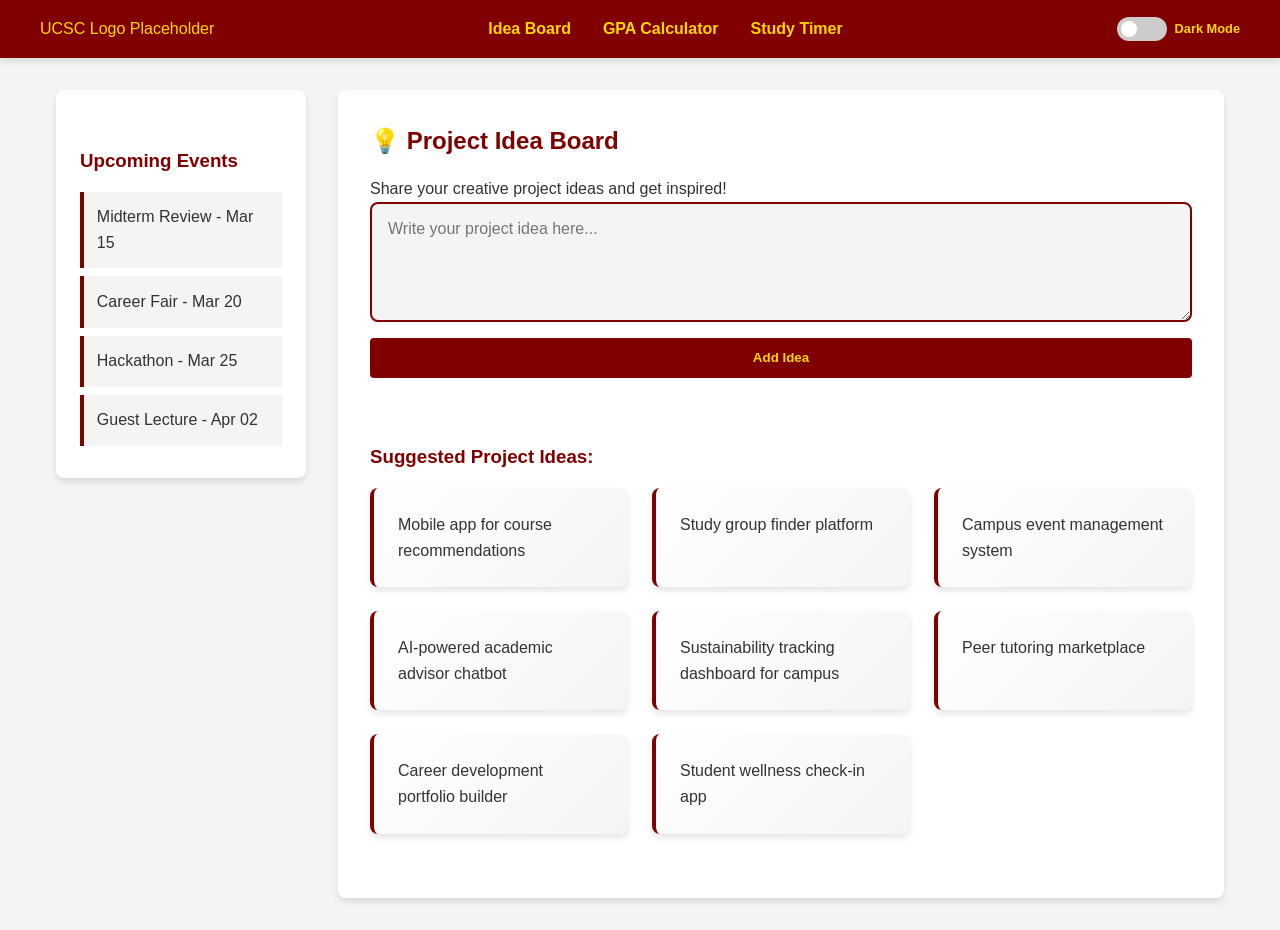
<file: student_toolkit_new/index.html>
<!DOCTYPE html>
<html lang="en">
<head>
    <meta charset="UTF-8">
    <meta name="viewport" content="width=device-width, initial-scale=1.0">
    <title>Student Toolkit (new) - UCSC</title>
    <link rel="stylesheet" href="styles.css">
</head>
<body class="fade-in">
    <nav class="navbar">
        <div class="nav-container">
            <div class="logo">UCSC Logo Placeholder</div>
            <ul class="nav-links">
                <li><a href="#" data-section="home">Idea Board</a></li>
                <li><a href="#" data-section="gpa">GPA Calculator</a></li>
                <li><a href="#" data-section="timer">Study Timer</a></li>
            </ul>
            <div class="dark-mode-container">
                <label class="switch">
                    <input type="checkbox" id="dark-mode-toggle">
                    <span class="slider round"></span>
                </label>
                <span class="mode-label">Dark Mode</span>
            </div>
        </div>
    </nav>

    <div class="main-layout">
        <aside class="sidebar">
            <h3>Upcoming Events</h3>
            <ul class="events-list">
                <li class="event-item">Midterm Review - Mar 15</li>
                <li class="event-item">Career Fair - Mar 20</li>
                <li class="event-item">Hackathon - Mar 25</li>
                <li class="event-item">Guest Lecture - Apr 02</li>
            </ul>
        </aside>

        <main class="content">
            <div id="home-section" class="section active card">
                <h2>💡 Project Idea Board</h2>
                <p>Share your creative project ideas and get inspired!</p>
                <div class="idea-input-container">
                    <textarea id="idea-input" class="idea-textarea" placeholder="Write your project idea here..."></textarea>
                    <button id="add-idea-btn" class="btn-primary">Add Idea</button>
                </div>
                <div id="ideas-container" class="ideas-grid"></div>
                <h3>Suggested Project Ideas:</h3>
                <div id="suggested-ideas" class="ideas-grid"></div>
            </div>

            <section id="gpa-section" class="section card">
                <h2>GPA Calculator</h2>
                <div id="course-list">
                    <div class="course-row">
                        <input type="number" placeholder="Credits" class="credits-input" min="1">
                        <select class="grade-input">
                            <option value="4.0">A</option>
                            <option value="3.7">A-</option>
                            <option value="3.3">B+</option>
                            <option value="3.0">B</option>
                            <option value="2.7">B-</option>
                            <option value="2.3">C+</option>
                            <option value="2.0">C</option>
                            <option value="1.7">C-</option>
                            <option value="1.3">D+</option>
                            <option value="1.0">D</option>
                            <option value="0.0">F</option>
                        </select>
                    </div>
                </div>
                <button id="add-course" class="btn-secondary">Add Course</button>
                <button id="calculate-gpa" class="btn-primary">Calculate GPA</button>
                <div id="gpa-result" class="result">Result: --</div>
            </section>

            <section id="timer-section" class="section card">
                <h2>Pomodoro Study Timer</h2>
                <div class="timer-display" id="timer">25:00</div>
                <div class="timer-controls">
                    <button id="start-timer" class="btn-primary">Start</button>
                    <button id="reset-timer" class="btn-secondary">Reset</button>
                </div>
            </section>
        </main>
    </div>

    <script src="script.js"></script>
</body>
</html>
</file>
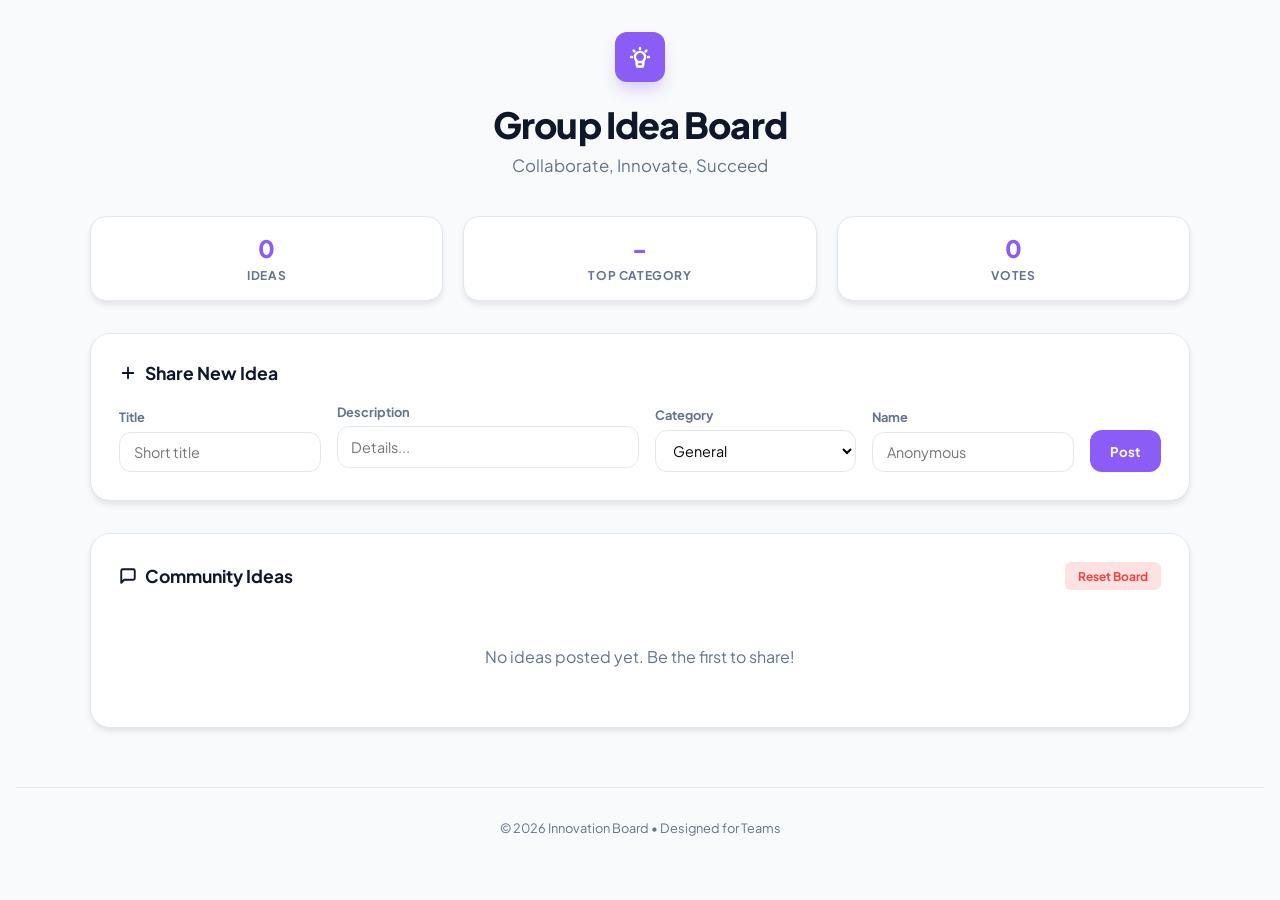
<file: group_idea_board.html>
<!DOCTYPE html>
<html lang="en">
<head>
    <meta charset="UTF-8">
    <meta name="viewport" content="width=device-width, initial-scale=1.0">
    <title>Group Idea Board</title>
    <!-- Google Fonts -->
    <link href="https://fonts.googleapis.com/css2?family=Plus+Jakarta+Sans:wght@400;500;600;700;800&display=swap" rel="stylesheet">
    <style>
        :root {
            --primary: #8b5cf6;
            --primary-light: #a78bfa;
            --primary-hover: #7c3aed;
            --secondary: #64748b;
            --bg-body: #f8fafc;
            --card-bg: #ffffff;
            --text-main: #0f172a;
            --text-muted: #64748b;
            --success: #22c55e;
            --danger: #ef4444;
            --warning: #f59e0b;
            --border: #e2e8f0;
            --shadow: 0 4px 6px -1px rgb(0 0 0 / 0.1);
        }

        * {
            margin: 0;
            padding: 0;
            box-sizing: border-box;
            font-family: 'Plus Jakarta Sans', sans-serif;
        }

        body {
            background-color: var(--bg-body);
            background-image: radial-gradient(#e2e8f0 0.5px, transparent 0.5px);
            background-size: 20px 20px;
            color: var(--text-main);
            min-height: 100vh;
            display: flex;
            flex-direction: column;
            padding: 2rem 1rem;
        }

        .container {
            max-width: 1100px;
            margin: 0 auto;
            flex: 1;
        }

        header {
            text-align: center;
            margin-bottom: 2.5rem;
        }

        .logo-box {
            display: inline-flex;
            align-items: center;
            justify-content: center;
            width: 50px;
            height: 50px;
            background: var(--primary);
            color: white;
            border-radius: 12px;
            margin-bottom: 1.25rem;
            box-shadow: 0 10px 15px -3px rgba(139, 92, 246, 0.3);
        }

        h1 {
            font-size: 2.25rem;
            font-weight: 800;
            letter-spacing: -0.025em;
            margin-bottom: 0.5rem;
        }

        .subtitle {
            color: var(--text-muted);
            font-size: 1.05rem;
        }

        .stats-row {
            display: grid;
            grid-template-columns: repeat(3, 1fr);
            gap: 1.25rem;
            margin-bottom: 2rem;
        }

        .stat-card {
            background: white;
            padding: 1rem;
            border-radius: 1rem;
            border: 1px solid var(--border);
            text-align: center;
            box-shadow: var(--shadow);
        }

        .stat-value {
            display: block;
            font-size: 1.5rem;
            font-weight: 800;
            color: var(--primary);
        }

        .stat-label {
            font-size: 0.75rem;
            font-weight: 700;
            color: var(--text-muted);
            text-transform: uppercase;
            letter-spacing: 0.05em;
        }

        /* --- Updated Layout Grid --- */
        .dashboard {
            display: flex;
            flex-direction: column;
            gap: 2rem;
        }

        .card {
            background: var(--card-bg);
            border-radius: 1.25rem;
            padding: 1.75rem;
            box-shadow: var(--shadow);
            border: 1px solid var(--border);
        }

        .card-header {
            display: flex;
            justify-content: space-between;
            align-items: center;
            margin-bottom: 1.5rem;
        }

        .card-title {
            font-size: 1.1rem;
            font-weight: 700;
            display: flex;
            align-items: center;
            gap: 0.5rem;
        }

        /* --- Horizontal Form Styling --- */
        #ideaForm {
            display: grid;
            grid-template-columns: 1fr 1.5fr 1fr 1fr auto;
            gap: 1rem;
            align-items: end;
        }

        @media (max-width: 968px) {
            #ideaForm {
                grid-template-columns: 1fr 1fr;
            }
            .btn-primary-wrapper {
                grid-column: span 2;
            }
            .stats-row {
                grid-template-columns: 1fr;
            }
        }

        @media (max-width: 640px) {
            #ideaForm {
                grid-template-columns: 1fr;
            }
            .btn-primary-wrapper {
                grid-column: span 1;
            }
        }

        .form-group { margin-bottom: 0; }
        label { display: block; font-size: 0.8rem; font-weight: 700; color: var(--secondary); margin-bottom: 0.4rem; }
        input, select, textarea {
            width: 100%;
            padding: 0.65rem 0.85rem;
            border-radius: 0.75rem;
            border: 1px solid var(--border);
            font-size: 0.9rem;
            background: #fff;
        }
        textarea { height: 42px; resize: none; }

        .btn {
            padding: 0.65rem 1.25rem;
            border-radius: 0.75rem;
            font-weight: 700;
            cursor: pointer;
            border: none;
            transition: all 0.2s;
            display: flex;
            align-items: center;
            justify-content: center;
            gap: 0.4rem;
            height: 42px;
        }

        .btn-primary { background: var(--primary); color: white; width: 100%; }
        .btn-primary:hover { background: var(--primary-hover); transform: translateY(-1px); }
        .btn-clear-all {
            font-size: 0.75rem;
            padding: 0.4rem 0.8rem;
            background: #fee2e2;
            color: var(--danger);
            border: none;
            border-radius: 6px;
            font-weight: 700;
            cursor: pointer;
        }

        /* --- List Elements --- */
        .idea-list { display: flex; flex-direction: column; gap: 1rem; }
        
        .idea-card {
            background: #fff;
            border: 1px solid var(--border);
            border-radius: 1rem;
            padding: 1.25rem;
            display: grid;
            grid-template-columns: auto 1fr auto;
            align-items: center;
            gap: 1.25rem;
            transition: all 0.2s ease;
        }

        .idea-card:hover {
            border-color: var(--primary-light);
            box-shadow: 0 4px 12px rgba(0,0,0,0.05);
        }

        .vote-section {
            display: flex;
            flex-direction: column;
            align-items: center;
            background: #f8fafc;
            padding: 0.4rem 0.6rem;
            border-radius: 0.75rem;
            border: 1px solid var(--border);
            min-width: 50px;
        }

        .vote-btn {
            background: none;
            border: none;
            cursor: pointer;
            color: var(--secondary);
            font-size: 1rem;
            transition: color 0.1s;
        }
        .vote-btn:hover { color: var(--primary); }

        .vote-count {
            font-weight: 800;
            font-size: 1rem;
            color: var(--text-main);
            margin: 2px 0;
        }

        .idea-content { flex: 1; }
        .idea-title { font-size: 1.05rem; font-weight: 700; color: var(--text-main); margin-bottom: 0.25rem; }
        .idea-desc { color: var(--text-muted); font-size: 0.9rem; line-height: 1.4; margin-bottom: 0.5rem; }
        .idea-meta { display: flex; align-items: center; gap: 0.75rem; font-size: 0.8rem; color: var(--secondary); }

        .tag { padding: 1px 6px; border-radius: 4px; font-size: 0.7rem; font-weight: 800; text-transform: uppercase; }
        .tag-tech { background: #e0e7ff; color: #4338ca; }
        .tag-design { background: #fce7f3; color: #db2777; }
        .tag-marketing { background: #dcfce7; color: #15803d; }
        .tag-general { background: #f3f4f6; color: #4b5563; }

        .btn-delete {
            background: none;
            border: none;
            color: #cbd5e1;
            cursor: pointer;
            transition: color 0.2s;
        }
        .btn-delete:hover { color: var(--danger); }

        footer {
            margin-top: 3rem;
            text-align: center;
            padding: 2rem 0;
            border-top: 1px solid var(--border);
            color: var(--text-muted);
            font-size: 0.8rem;
        }

        .empty-state { text-align: center; padding: 2rem; color: var(--text-muted); }
    </style>
</head>
<body>

    <div class="container">
        <header>
            <div class="logo-box">
                <svg width="24" height="24" viewBox="0 0 24 24" fill="none" stroke="currentColor" stroke-width="2.5" stroke-linecap="round" stroke-linejoin="round">
                    <path d="M9.663 17h4.673M12 3v1m6.364 1.636l-.707.707M21 12h-1M4 12H3m3.343-5.657l-.707-.707m2.828 9.9a5 5 0 1 1 7.072 0l-.548 5.478a.5.5 0 0 1-.497.45H9.507a.5.5 0 0 1-.497-.45l-.548-5.478z"></path>
                </svg>
            </div>
            <h1>Group Idea Board</h1>
            <p class="subtitle">Collaborate, Innovate, Succeed</p>
        </header>

        <div class="stats-row">
            <div class="stat-card">
                <span class="stat-value" id="totalIdeas">0</span>
                <span class="stat-label">Ideas</span>
            </div>
            <div class="stat-card">
                <span class="stat-value" id="topCategory">-</span>
                <span class="stat-label">Top Category</span>
            </div>
            <div class="stat-card">
                <span class="stat-value" id="totalVotes">0</span>
                <span class="stat-label">Votes</span>
            </div>
        </div>

        <div class="dashboard">
            <!-- New Idea Horizontal Bar -->
            <section class="card">
                <h2 class="card-title" style="margin-bottom: 1.25rem;">
                    <svg width="18" height="18" viewBox="0 0 24 24" fill="none" stroke="currentColor" stroke-width="2.5" stroke-linecap="round" stroke-linejoin="round"><line x1="12" y1="5" x2="12" y2="19"></line><line x1="5" y1="12" x2="19" y2="12"></line></svg>
                    Share New Idea
                </h2>
                <form id="ideaForm">
                    <div class="form-group">
                        <label>Title</label>
                        <input type="text" id="title" placeholder="Short title" required>
                    </div>
                    <div class="form-group">
                        <label>Description</label>
                        <textarea id="desc" placeholder="Details..." required></textarea>
                    </div>
                    <div class="form-group">
                        <label>Category</label>
                        <select id="category">
                            <option value="tech">Tech</option>
                            <option value="design">Design</option>
                            <option value="marketing">Marketing</option>
                            <option value="general" selected>General</option>
                        </select>
                    </div>
                    <div class="form-group">
                        <label>Name</label>
                        <input type="text" id="author" placeholder="Anonymous" required>
                    </div>
                    <div class="btn-primary-wrapper">
                        <button type="submit" class="btn btn-primary">Post</button>
                    </div>
                </form>
            </section>

            <!-- Latest Ideas Below -->
            <main class="card">
                <div class="card-header">
                    <h2 class="card-title">
                        <svg width="18" height="18" viewBox="0 0 24 24" fill="none" stroke="currentColor" stroke-width="2.5" stroke-linecap="round" stroke-linejoin="round"><path d="M21 15a2 2 0 0 1-2 2H7l-4 4V5a2 2 0 0 1 2-2h14a2 2 0 0 1 2 2z"></path></svg>
                        Community Ideas
                    </h2>
                    <button class="btn-clear-all" id="clearAllBtn" onclick="clearAllIdeas()">Reset Board</button>
                </div>
                <div id="ideaList" class="idea-list">
                    <!-- Ideas load here -->
                </div>
            </main>
        </div>
    </div>

    <footer>
        <p>© 2026 Innovation Board • Designed for Teams</p>
    </footer>

    <script>
        const ideaForm = document.getElementById('ideaForm');
        const ideaList = document.getElementById('ideaList');
        const totalEl = document.getElementById('totalIdeas');
        const topCatEl = document.getElementById('topCategory');
        const votesEl = document.getElementById('totalVotes');

        let ideas = JSON.parse(localStorage.getItem('groupIdeas')) || [];

        function saveAndRender() {
            localStorage.setItem('groupIdeas', JSON.stringify(ideas));
            renderIdeas();
            updateStats();
        }

        ideaForm.addEventListener('submit', (e) => {
            e.preventDefault();
            const newIdea = {
                id: Date.now(),
                title: document.getElementById('title').value,
                desc: document.getElementById('desc').value,
                category: document.getElementById('category').value,
                author: document.getElementById('author').value || 'Anonymous',
                votes: 0,
                date: new Date().toISOString()
            };
            ideas.unshift(newIdea);
            saveAndRender();
            ideaForm.reset();
        });

        function renderIdeas() {
            if (ideas.length === 0) {
                ideaList.innerHTML = `<div class="empty-state"><p>No ideas posted yet. Be the first to share!</p></div>`;
                return;
            }
            ideaList.innerHTML = '';
            
            const sortedIdeas = [...ideas].sort((a, b) => b.votes - a.votes || b.id - a.id);

            sortedIdeas.forEach(idea => {
                const item = document.createElement('div');
                item.className = 'idea-card';
                item.innerHTML = `
                    <div class="vote-section">
                        <button class="vote-btn" onclick="voteIdea(${idea.id}, 1)">▲</button>
                        <span class="vote-count">${idea.votes}</span>
                        <button class="vote-btn" onclick="voteIdea(${idea.id}, -1)">▼</button>
                    </div>
                    <div class="idea-content">
                        <h3 class="idea-title">${idea.title}</h3>
                        <p class="idea-desc">${idea.desc}</p>
                        <div class="idea-meta">
                            <span class="tag tag-${idea.category}">${getCategoryLabel(idea.category)}</span>
                            <span>• By ${idea.author}</span>
                            <span>• ${new Date(idea.date).toLocaleDateString()}</span>
                        </div>
                    </div>
                    <button class="btn-delete" onclick="deleteIdea(${idea.id})">
                        <svg width="18" height="18" viewBox="0 0 24 24" fill="none" stroke="currentColor" stroke-width="2"><polyline points="3 6 5 6 21 6"></polyline><path d="M19 6v14a2 2 0 0 1-2 2H7a2 2 0 0 1-2-2V6m3 0V4a2 2 0 0 1 2-2h4a2 2 0 0 1 2 2v2"></path></svg>
                    </button>
                `;
                ideaList.appendChild(item);
            });
        }

        function getCategoryLabel(cat) {
            const map = { 'tech': 'Tech', 'design': 'Design', 'marketing': 'Marketing', 'general': 'General' };
            return map[cat] || cat;
        }

        function updateStats() {
            totalEl.textContent = ideas.length;
            const totalVotes = ideas.reduce((sum, idea) => sum + idea.votes, 0);
            votesEl.textContent = totalVotes;

            if (ideas.length === 0) {
                topCatEl.textContent = '-';
                return;
            }
            const catCount = ideas.reduce((acc, idea) => {
                acc[idea.category] = (acc[idea.category] || 0) + 1;
                return acc;
            }, {});
            const topCat = Object.keys(catCount).reduce((a, b) => catCount[a] > catCount[b] ? a : b);
            topCatEl.textContent = getCategoryLabel(topCat);
        }

        window.voteIdea = (id, change) => {
            ideas = ideas.map(idea => {
                if (idea.id === id) return { ...idea, votes: idea.votes + change };
                return idea;
            });
            saveAndRender();
        };

        window.deleteIdea = (id) => {
            if (confirm('Delete this idea?')) {
                ideas = ideas.filter(idea => idea.id !== id);
                saveAndRender();
            }
        };

        window.clearAllIdeas = () => {
            if (confirm('Clear the entire board?')) {
                ideas = [];
                saveAndRender();
            }
        };

        renderIdeas();
        updateStats();
    </script>
</body>
</html>
</file>
<file: student_toolkit_new/styles.css>
:root {
    --primary-maroon: #800000;
    --primary-gold: #FFD700;
    --background: #f4f4f4;
    --text-color: #333;
    --card-bg: #fff;
    --shadow: 0 4px 6px rgba(0, 0, 0, 0.1);
}

body.dark {
    --background: #1a1a1a;
    --text-color: #f4f4f4;
    --card-bg: #2d2d2d;
    --shadow: 0 4px 6px rgba(0, 0, 0, 0.5);
}

* {
    box-sizing: border-box;
    margin: 0;
    padding: 0;
}

body {
    font-family: 'Segoe UI', Tahoma, Geneva, Verdana, sans-serif;
    background-color: var(--background);
    color: var(--text-color);
    line-height: 1.6;
    transition: background-color 0.3s ease, color 0.3s ease;
}

/* Fade-in Animation */
.fade-in {
    animation: fadeIn 1.5s ease-in;
}

@keyframes fadeIn {
    from { opacity: 0; }
    to { opacity: 1; }
}

/* Navbar */
.navbar {
    background-color: var(--primary-maroon);
    color: var(--primary-gold);
    padding: 1rem 2rem;
    box-shadow: var(--shadow);
}

.nav-container {
    display: flex;
    justify-content: space-between;
    align-items: center;
    max-width: 1200px;
    margin: 0 auto;
}

.nav-links {
    list-style: none;
    display: flex;
    gap: 2rem;
}

.nav-links a {
    color: var(--primary-gold);
    text-decoration: none;
    font-weight: bold;
}

/* Sidebar */
.main-layout {
    display: flex;
    max-width: 1200px;
    margin: 2rem auto;
    gap: 2rem;
    padding: 0 1rem;
}

.sidebar {
    width: 250px;
    background: var(--card-bg);
    padding: 1.5rem;
    border-radius: 8px;
    box-shadow: var(--shadow);
    height: fit-content;
}

.events-list {
    list-style: none;
    margin-top: 1rem;
}

.event-item {
    padding: 0.8rem;
    margin-bottom: 0.5rem;
    border-left: 4px solid var(--primary-maroon);
    background: var(--background);
    transition: all 0.3s ease;
    cursor: default;
}

/* Sidebar Hover Effect: Glow and Expand */
.event-item:hover {
    transform: scale(1.05);
    box-shadow: 0 0 15px var(--primary-gold);
    border-left-color: var(--primary-gold);
}

/* Content */
.content {
    flex: 1;
    display: flex;
    flex-direction: column;
    gap: 2rem;
}

.section {
    display: none;
}

.section.active {
    display: block;
}

.card {
    background: var(--card-bg);
    padding: 2rem;
    border-radius: 8px;
    box-shadow: var(--shadow);
}

h2 {
    color: var(--primary-maroon);
    margin-bottom: 1rem;
}

body.dark h2 {
    color: var(--primary-gold);
}

/* Buttons */
.btn-primary {
    background-color: var(--primary-maroon);
    color: var(--primary-gold);
    border: none;
    padding: 0.8rem 1.5rem;
    cursor: pointer;
    border-radius: 4px;
    font-weight: bold;
}

.btn-secondary {
    background-color: var(--primary-gold);
    color: var(--primary-maroon);
    border: 1px solid var(--primary-maroon);
    padding: 0.8rem 1.5rem;
    cursor: pointer;
    border-radius: 4px;
    font-weight: bold;
}

/* GPA Calc Layout */
.course-row {
    display: flex;
    gap: 1rem;
    margin-bottom: 1rem;
}

input, select {
    padding: 0.5rem;
    border: 1px solid #ccc;
    border-radius: 4px;
}

.result {
    margin-top: 1rem;
    font-size: 1.2rem;
    font-weight: bold;
}

/* Timer */
.timer-display {
    font-size: 4rem;
    font-weight: bold;
    text-align: center;
    margin: 2rem 0;
    color: var(--primary-maroon);
}

body.dark .timer-display {
    color: var(--primary-gold);
}

.timer-controls {
    display: flex;
    justify-content: center;
    gap: 1rem;
}

/* Toggle Switch Styling */
.switch {
    position: relative;
    display: inline-block;
    width: 50px;
    height: 24px;
}

.switch input {
    opacity: 0;
    width: 0;
    height: 0;
}

.slider {
    position: absolute;
    cursor: pointer;
    top: 0;
    left: 0;
    right: 0;
    bottom: 0;
    background-color: #ccc;
    transition: .4s;
}

.slider:before {
    position: absolute;
    content: "";
    height: 16px;
    width: 16px;
    left: 4px;
    bottom: 4px;
    background-color: white;
    transition: .4s;
}

input:checked + .slider {
    background-color: var(--primary-gold);
}

input:checked + .slider:before {
    transform: translateX(26px);
}

.slider.round {
    border-radius: 34px;
}

.slider.round:before {
    border-radius: 50%;
}

.dark-mode-container {
    display: flex;
    align-items: center;
    gap: 0.5rem;
}

.mode-label {
    font-size: 0.8rem;
    font-weight: bold;
}

/* Idea Board Styling */
.idea-input-container {
    display: flex;
    flex-direction: column;
    gap: 1rem;
    margin-bottom: 2rem;
}

.idea-textarea {
    width: 100%;
    height: 120px;
    padding: 1rem;
    border: 2px solid var(--primary-maroon);
    border-radius: 8px;
    font-family: 'Segoe UI', Tahoma, Geneva, Verdana, sans-serif;
    font-size: 1rem;
    resize: vertical;
    background-color: var(--background);
    color: var(--text-color);
}

.idea-textarea:focus {
    outline: none;
    border-color: var(--primary-gold);
    box-shadow: 0 0 10px rgba(255, 215, 0, 0.3);
}

.ideas-grid {
    display: grid;
    grid-template-columns: repeat(auto-fill, minmax(250px, 1fr));
    gap: 1.5rem;
    margin-bottom: 2rem;
}

.idea-card {
    background: linear-gradient(135deg, var(--card-bg), var(--background));
    padding: 1.5rem;
    border-radius: 8px;
    border-left: 4px solid var(--primary-maroon);
    box-shadow: var(--shadow);
    word-wrap: break-word;
    animation: slideInUp 0.5s ease-out;
    position: relative;
    transition: all 0.3s ease;
}

body.dark .idea-card {
    border-left-color: var(--primary-gold);
}

.idea-card:hover {
    transform: translateY(-5px);
    box-shadow: 0 8px 12px rgba(0, 0, 0, 0.2);
}

body.dark .idea-card:hover {
    box-shadow: 0 8px 12px rgba(255, 215, 0, 0.2);
}

.delete-idea-btn {
    position: absolute;
    top: 0.5rem;
    right: 0.5rem;
    background-color: #ff6b6b;
    color: white;
    border: none;
    border-radius: 50%;
    width: 28px;
    height: 28px;
    cursor: pointer;
    font-weight: bold;
    transition: all 0.2s ease;
}

.delete-idea-btn:hover {
    background-color: #ff5252;
    transform: scale(1.1);
}

@keyframes slideInUp {
    from {
        opacity: 0;
        transform: translateY(20px);
    }
    to {
        opacity: 1;
        transform: translateY(0);
    }
}

h3 {
    color: var(--primary-maroon);
    margin-top: 2rem;
    margin-bottom: 1rem;
}

body.dark h3 {
    color: var(--primary-gold);
}
</file>
